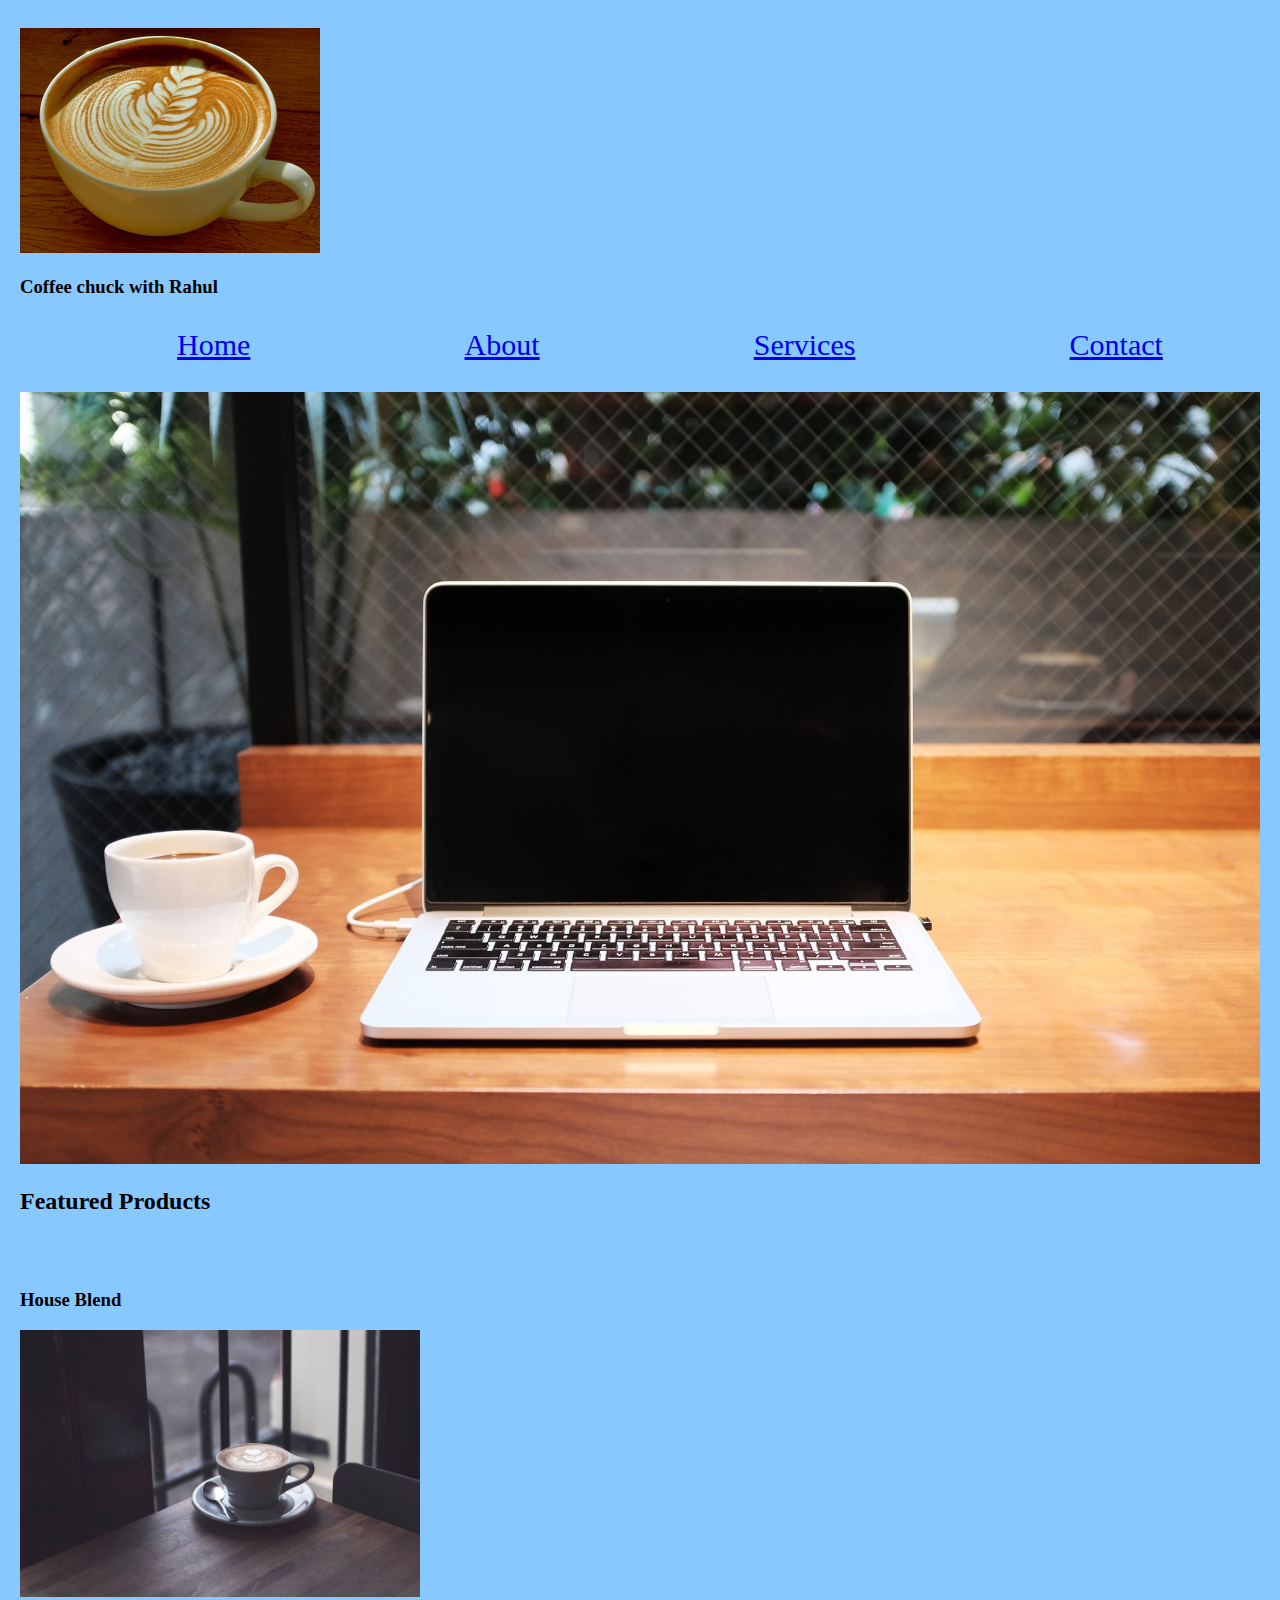
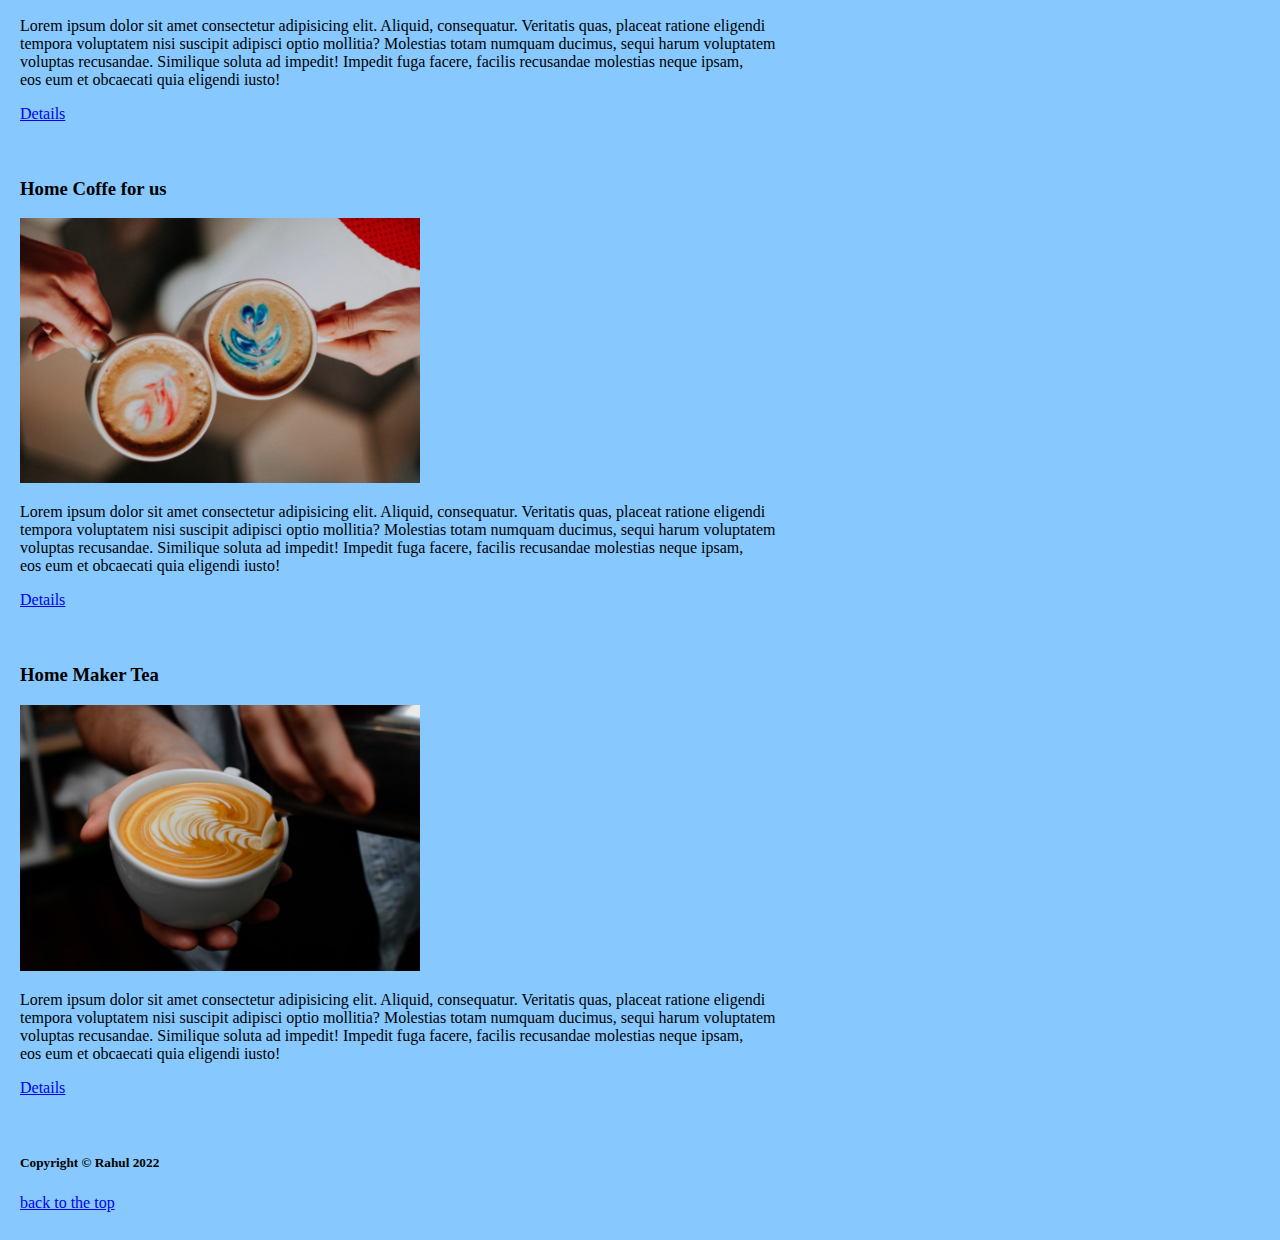
<file: Coffee-Shop-Project/index.html>
<!DOCTYPE html>
<html lang="en">
<head>
    <meta charset="UTF-8">
    <meta http-equiv="X-UA-Compatible" content="IE=edge">
    <meta name="viewport" content="width=device-width, initial-scale=1.0">
    <title>Coffee chuck</title>
    <link rel="stylesheet" href="style.css">
</head>
<body>
    <!-- <center><h1> <font color="Green"> Coffee Chuck by Srinath </font></h1></center>   -->
    <img id="top" src="./images/cofee_logo.jpeg" alt="cofee_logo is missing" width="300">
    <h3>Coffee chuck with Rahul</h3>
    <ul id="table">
        <li><a href="./index.html" >Home</a></li>
        <li><a href="./About.html">About</a></li>
        <li><a href="./services.html">Services</a></li>
        <li><a href="./contact.html">contact</a></li>
    </ul>
    <img src="./images/cofee_background.jpeg" alt="img is missing" width="100%">
    <h2>Featured Products</h2><br><br>
    <h3>House Blend</h3>
    <img src="./images/cofee_img-1.jpeg" alt="" width="400">
    <p>Lorem ipsum dolor sit amet consectetur adipisicing elit. Aliquid, consequatur. Veritatis quas, placeat ratione eligendi <br/> tempora voluptatem nisi suscipit adipisci optio mollitia? Molestias totam numquam ducimus, sequi harum voluptatem <br/> voluptas recusandae. Similique soluta ad impedit! Impedit fuga facere, facilis recusandae molestias neque ipsam, <br/> eos eum et obcaecati quia eligendi iusto!</p>
    <a href="https://www.youtube.com/" target="_blank"> Details</a> <br/><br/><br/>
    <h3>Home Coffe for us</h3>
    <img src="./images/cofee_img-2.jpeg" alt="" width="400">
    <p>Lorem ipsum dolor sit amet consectetur adipisicing elit. Aliquid, consequatur. Veritatis quas, placeat ratione eligendi <br/> tempora voluptatem nisi suscipit adipisci optio mollitia? Molestias totam numquam ducimus, sequi harum voluptatem <br/> voluptas recusandae. Similique soluta ad impedit! Impedit fuga facere, facilis recusandae molestias neque ipsam, <br/> eos eum et obcaecati quia eligendi iusto!</p>
    <a href="https://www.youtube.com/" target="_blank"> Details</a> <br/><br/><br/>
    <h3>Home Maker Tea</h3>
    <img src="./images/cofee_img-3.jpeg" alt="" width="400">
    <p>Lorem ipsum dolor sit amet consectetur adipisicing elit. Aliquid, consequatur. Veritatis quas, placeat ratione eligendi <br/> tempora voluptatem nisi suscipit adipisci optio mollitia? Molestias totam numquam ducimus, sequi harum voluptatem <br/> voluptas recusandae. Similique soluta ad impedit! Impedit fuga facere, facilis recusandae molestias neque ipsam, <br/> eos eum et obcaecati quia eligendi iusto!</p>
    <a href="https://www.youtube.com/" target="_blank"> Details</a> <br/><br/><br/>

    <h5>Copyright &copy; Rahul 2022</h5>
    <a href="#top">back to the top</a>

</body>
</html>
</file>
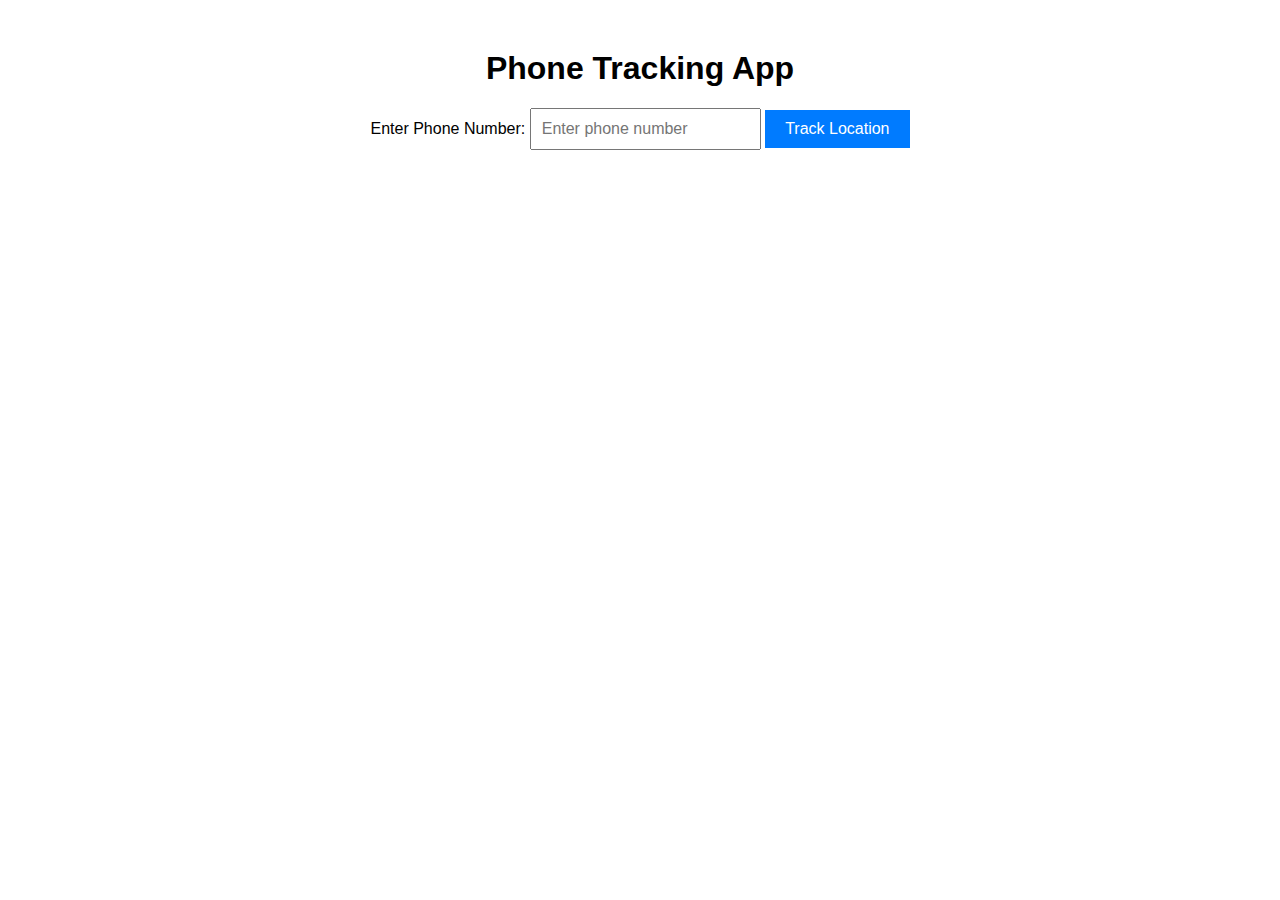
<file: PhoneTracking Project/index.html>
<!DOCTYPE html>
<html lang="en">
<head>
<meta charset="UTF-8">
<meta name="viewport" content="width=device-width, initial-scale=1.0">
<title>Phone Tracking App</title>
<link rel="stylesheet" href="styles.css">
</head>
<body>
<div class="container">
    <h1>Phone Tracking App</h1>
    <label for="phoneNumber">Enter Phone Number:</label>
    <input type="text" id="phoneNumber" placeholder="Enter phone number">
    <button onclick="trackLocation()">Track Location</button>
    <div id="result"></div>
</div>
<script src="script.js"></script>
</body>
</html>
</file>
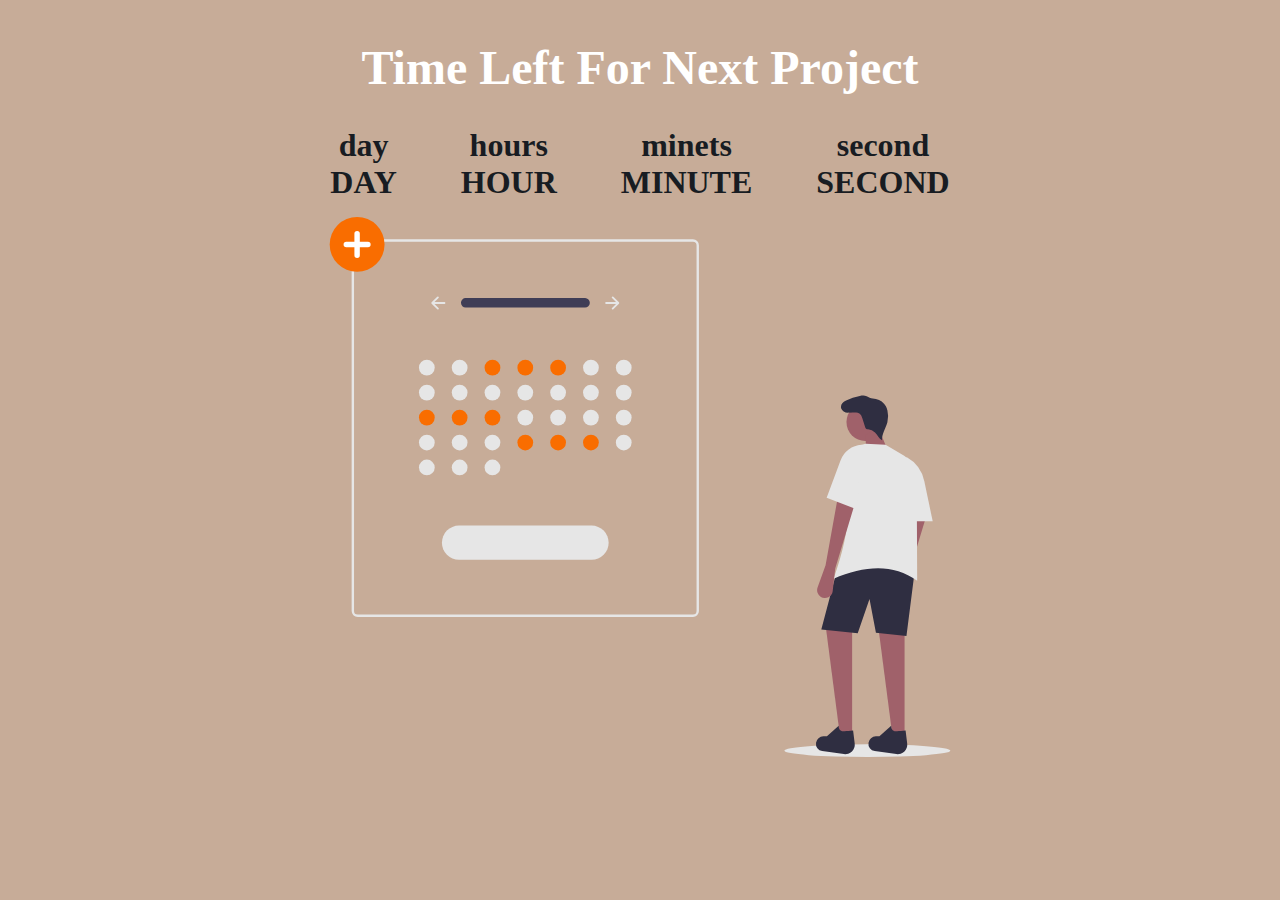
<file: project time managment/index.html>
<!DOCTYPE html>
<html lang="en">
<head>
    <meta charset="UTF-8">
    <meta http-equiv="X-UA-Compatible" content="IE=edge">
    <meta name="viewport" content="width=device-width, initial-scale=1.0">
    <title>Dead line</title>
    <link rel = "icon" href ="tytol.svg" type = "image/x-icon">
    <link rel="stylesheet" href="style.css">
</head>
<body>
    <section>
            <div>
                <h1>Time left for Next Project</h1>
            </div>
            <div class="main-time">
            <div>
                <h3 class="day">day</h3>
                <h3>DAY</h3>

            </div>
            <div>
                <h3 class="hours">hours</h3>
                <h3>HOUR</h3>

            </div>
            <div>
                <h3 class="minets">minets</h3>
                <h3>MINUTE</h3>

            </div>
            <div>
                <h3 class="second">second</h3>
                <h3>SECOND</h3>

            </div>
        </div>
            <figure>
                <img src="main2.svg" alt="main image">
            </figure>
    </section>
    <script src="app.js"></script>
</body>
</html>
</file>
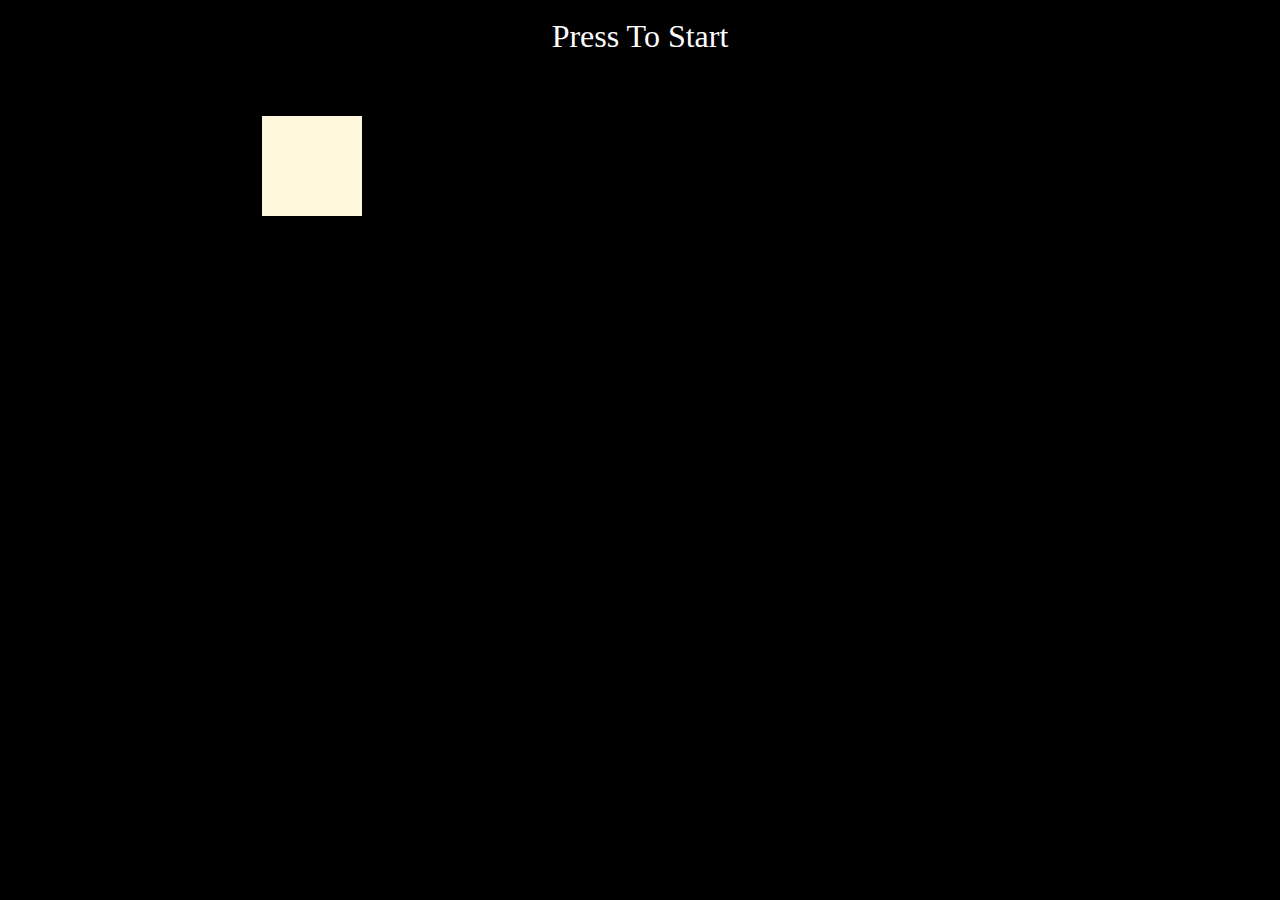
<file: Shape Clicker Game/index.html>
<html lang="en">
  <head>
    <meta charset="UTF-8" />
    <meta http-equiv="X-UA-Compatible" content="IE=edge" />
    <meta name="viewport" content="width=device-width, initial-scale=`" />
    <title>Shape Clicker Game</title>
    <link rel="stylesheet" href="style.css" />
  </head>
  <body>
    <div class="output"></div>

    <script src="app.js"></script>
  </body>
</html>
</file>
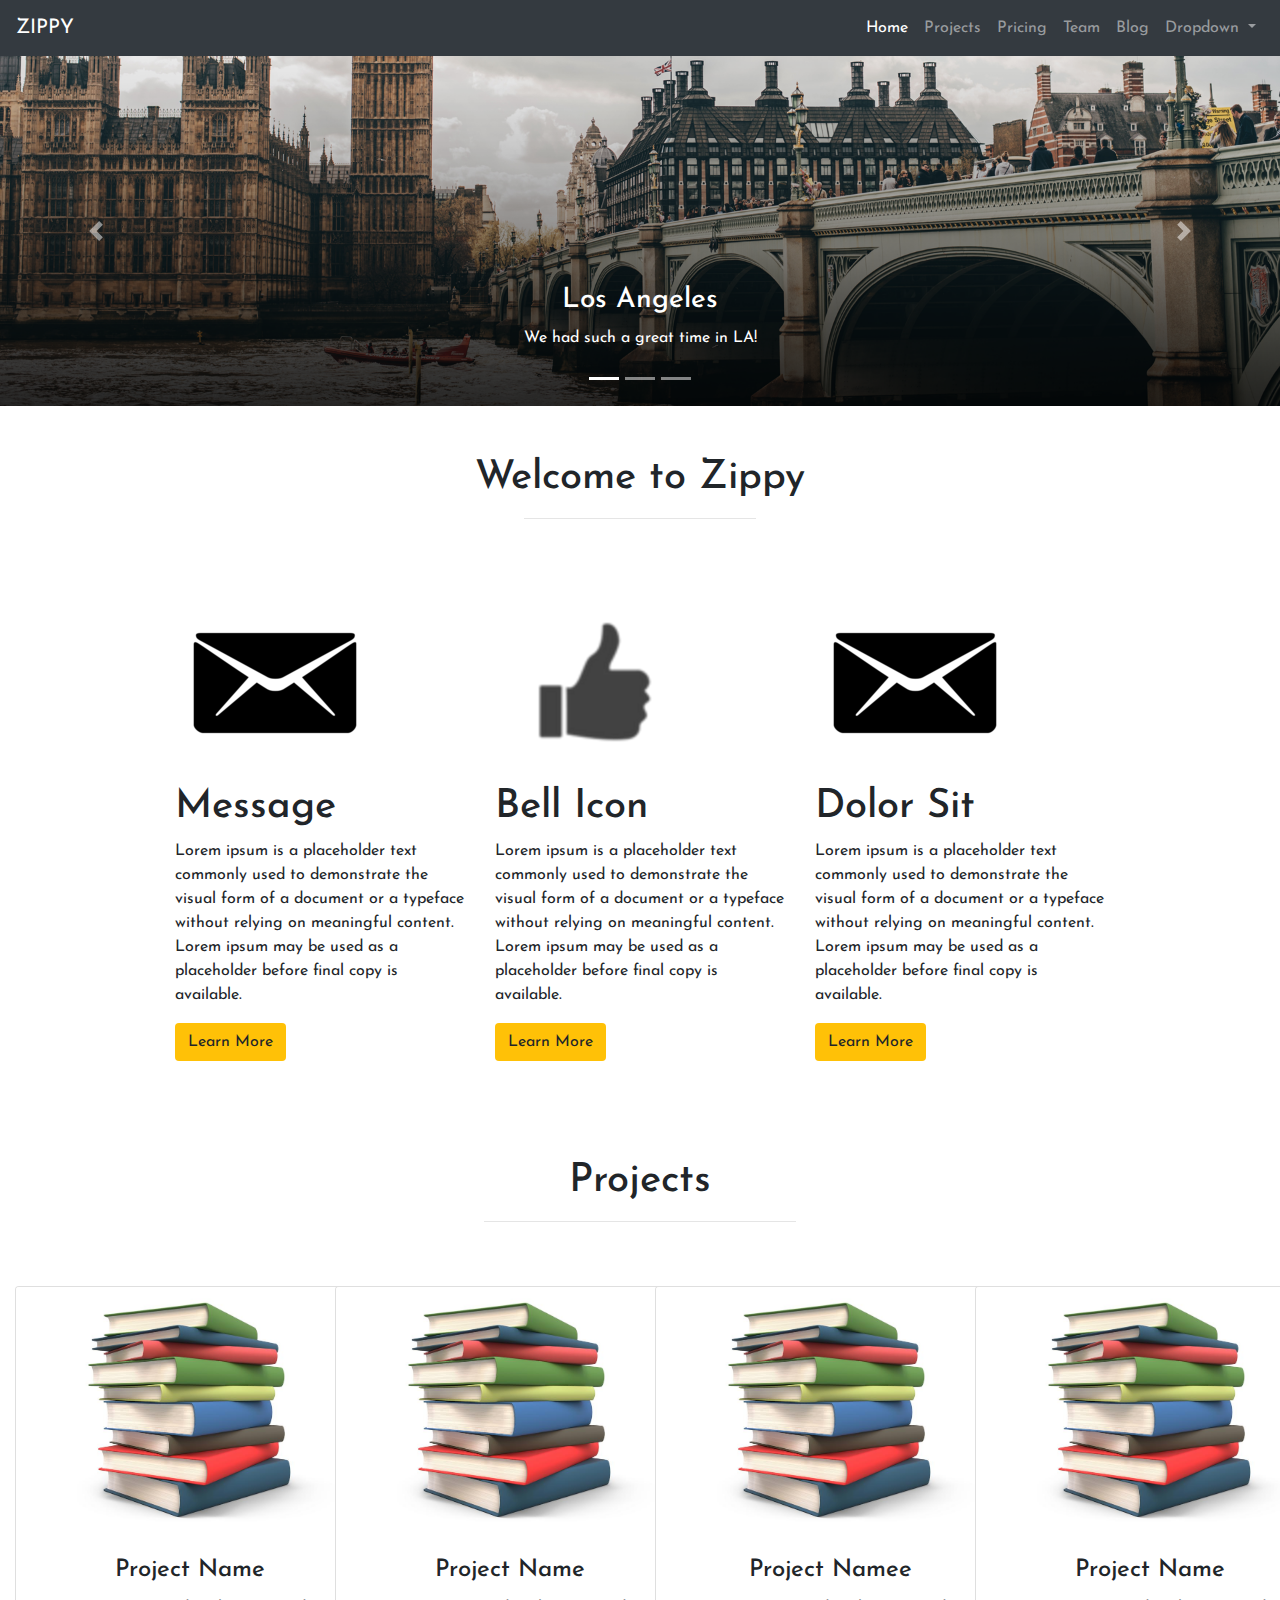
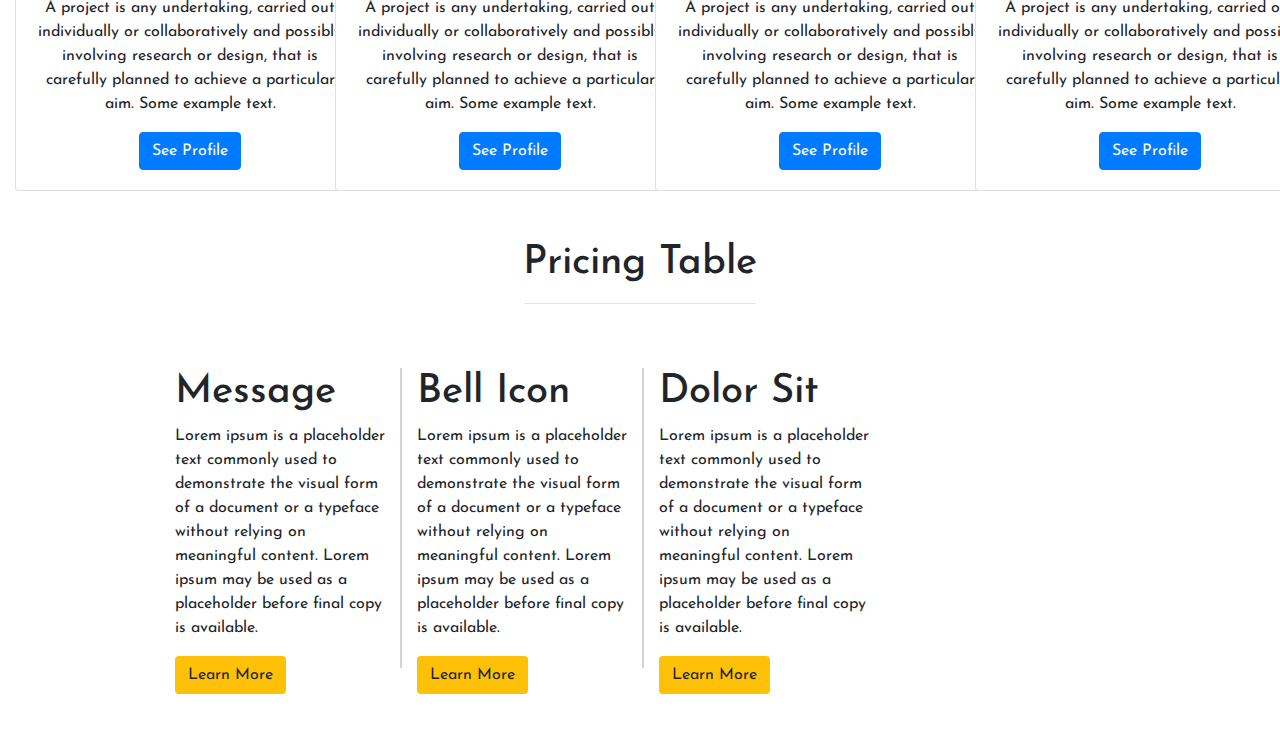
<file: Zippy Project/index.html>
<!DOCTYPE html>
<html lang="en">
  <head>
    <meta charset="utf-8" />
    <meta name="viewport" content="width=device-width, initial-scale=1" />
  <link rel="stylesheet" href="https://maxcdn.bootstrapcdn.com/bootstrap/4.5.2/css/bootstrap.min.css">
    <link href="https://fonts.googleapis.com/css2?family=Josefin+Sans&display=swap" rel="stylesheet">

  
    
  <style>
      .vl {
      border-left: 2px solid lightgrey;
      height: 300px;
      
      }

*{
  margin: 0; padding: 0; font-family: 'Josefin Sans', sans-serif;
}
    .carousel-inner img {
      width: 100%;
      height: 100%;
    }
    </style>

  </head>
  <body>
    <!--navbar-->
    <header>
      <nav class="navbar navbar-expand-lg navbar-dark bg-dark">
        <a class="navbar-brand" href="#">ZIPPY</a>
        <button class="navbar-toggler" type="button" data-toggle="collapse" data-target="#navbarSupportedContent" aria-controls="navbarSupportedContent" aria-expanded="false" aria-label="Toggle navigation">
          <span class="navbar-toggler-icon"></span>
        </button>
      
        <div class="collapse navbar-collapse" id="navbarSupportedContent">
          <ul class="navbar-nav ml-auto">
            <li class="nav-item active">
              <a class="nav-link" href="#">Home <span class="sr-only">(current)</span></a>
            </li>
            <li class="nav-item">
              <a class="nav-link" href="#">Projects</a></li>
              <li class="nav-item ">
              <a class="nav-link" href="#">Pricing</a></li>
              <li class="nav-item ">
              <a class="nav-link" href="#">Team</a></li>
              <li class="nav-item ">
              <a class="nav-link" href="#">Blog</a>
            </li>
            <li class="nav-item dropdown">
              <a class="nav-link dropdown-toggle" href="#" id="navbarDropdown" role="button" data-toggle="dropdown" aria-haspopup="true" aria-expanded="false">
                Dropdown
              </a>
              <div class="dropdown-menu" aria-labelledby="navbarDropdown">
                <a class="dropdown-item" href="#">Action</a>
                <a class="dropdown-item" href="#">Another action</a>
                <div class="dropdown-divider"></div>
                <a class="dropdown-item" href="#">Something else here</a>
              </div>
            </li>
           </ul>
        </div>
      </nav>

            <!--imagepart-->
      <div id="demo" class="carousel slide" data-ride="carousel">
        <ul class="carousel-indicators">
          <li data-target="#demo" data-slide-to="0" class="active"></li>
          <li data-target="#demo" data-slide-to="1"></li>
          <li data-target="#demo" data-slide-to="2"></li>
        </ul>
        <div class="carousel-inner">
          <div class="carousel-item active">
            <img src="images/a1.jpg" alt="Los Angeles" width="1100" height="500">
            <div class="carousel-caption">
              <h3>Los Angeles</h3>
              <p>We had such a great time in LA!</p>
            </div>   
          </div>
          <div class="carousel-item">
            <img src="images/a1.jpg" alt="Chicago" width="1100" height="500">
            <div class="carousel-caption">
              <h3>Chicago</h3>
              <p>Thank you, Chicago!</p>
            </div>   
          </div>
          <div class="carousel-item">
            <img src="images/a1.jpg" alt="New York" width="1100" height="500">
            <div class="carousel-caption">
              <h3>New York</h3>
              <p>We love the Big Apple!</p>
            </div>   
          </div>
        </div>
        <a class="carousel-control-prev" href="#demo" data-slide="prev">
          <span class="carousel-control-prev-icon"></span>
        </a>
        <a class="carousel-control-next" href="#demo" data-slide="next">
          <span class="carousel-control-next-icon"></span>
        </a>
      </div>
      
 </header>

                     <!--section-->      
 <section>
<div class="container-fluid w-75">
  <h1 class="text-center pt-5">Welcome to Zippy</h1>
  <hr class=" w-25 mx-auto pt-5">

<div class="row mb-5 " >
  <div class="col-lg-4 col-md-4 col-12" > 
    <img src="images/b2.jpg" class="img-fluid ">
    <h1>Message</h1>
    <p> Lorem ipsum is a placeholder text commonly used to demonstrate the visual 
      form of a document or a typeface without relying on meaningful content. 
      Lorem ipsum may be used as a placeholder before final copy is available.
    </p>
    <button class="btn  bg-warning">Learn More</button>
  </div>

  <div class="col-lg-4 col-md-4 col-12 ">
    <img src="images/a8.jpg" class="img-fluid ">
    <h1>Bell Icon</h1>
    <p> Lorem ipsum is a placeholder text commonly used to demonstrate the visual 
      form of a document or a typeface without relying on meaningful content. 
      Lorem ipsum may be used as a placeholder before final copy is available.
    </p>  
    <button class="btn  bg-warning">Learn More</button>
  </div>

  <div class="col-lg-4 col-md-4 col-12 ">
     <img  class="img-fluid   " src="images/b2.jpg">  
    <h1>Dolor Sit</h1>
    <p> Lorem ipsum is a placeholder text commonly used to demonstrate the visual 
      form of a document or a typeface without relying on meaningful content. 
      Lorem ipsum may be used as a placeholder before final copy is available.
    </p>
    <button class="btn bg-warning ">Learn More</button>
   </div>
 
</div>
</div>
 </section>

  <!--section-->    
 <section>
  <div class="container-fluid">
    <h1 class="text-center pt-5">Projects</h1>
   <hr class=" w-25 mx-auto pt-5">
                     
  
 
  <div class="row text-center">
    <div class ="col-lg-3 col-md-3 col-12" >
      <div class="card" style="width:350px">
        <img class="card-img-top" src="images/c3.jpg" alt="Card image">
        <div class="card-body ">
          <h4 class="card-title">Project Name</h4>
          <p class="card-text"> A project is any undertaking, carried out individually or collaboratively 
            and possibly involving research or design, that is carefully planned to 
            achieve a particular aim. Some example text.</p>
          <a href="#" class="btn btn-primary">See Profile</a>
        </div>
      </div>
      
    </div>

    <div class ="col-lg-3 col-md-3 col-12" >
      <div class="card" style="width:350px">
        <img class="card-img-top" src="images/c3.jpg" alt="Card image">
        <div class="card-body ">
          <h4 class="card-title">Project Name</h4>
          <p class="card-text"> A project is any undertaking, carried out individually or collaboratively 
            and possibly involving research or design, that is carefully planned to 
            achieve a particular aim. Some example text.</p>
          <a href="#" class="btn btn-primary">See Profile</a>
        </div>
      </div>
      
    </div>

    <div class ="col-lg-3 col-md-3 col-12" >
      <div class="card" style="width:350px">
        <img class="card-img-top" src="images/c3.jpg" alt="Card image">
        <div class="card-body ">
          <h4 class="card-title">Project Namee</h4>
          <p class="card-text"> A project is any undertaking, carried out individually or collaboratively 
            and possibly involving research or design, that is carefully planned to 
            achieve a particular aim. Some example text.</p>
          <a href="#" class="btn btn-primary">See Profile</a>
        </div>
      </div>
      
    </div>

    <div class ="col-lg-3 col-md-3 col-12" >
      <div class="card" style="width:350px">
        <img class="card-img-top" src="images/c3.jpg" alt="Card image">
        <div class="card-body ">
          <h4 class="card-title">Project Name</h4>
          <p class="card-text"> A project is any undertaking, carried out individually or collaboratively 
            and possibly involving research or design, that is carefully planned to 
            achieve a particular aim. Some example text.</p>
          <a href="#" class="btn btn-primary">See Profile</a>
        </div>
      </div>
      
    </div>
  </div>

</section>


<section>
  <div class="container-fluid  w-75    ">
    <h1 class="text-center pt-5">Pricing Table</h1>
   <hr class=" w-25 mx-auto pt-5">


   <div class="row mb-5 pl-25" >
    <div class="col-lg-3 col-md-3 col-12" > 
      
      <h1>Message</h1>
      <p> Lorem ipsum is a placeholder text commonly used to demonstrate the visual 
        form of a document or a typeface without relying on meaningful content. 
        Lorem ipsum may be used as a placeholder before final copy is available.
      </p>
      <button class="btn  bg-warning">Learn More</button>
      
    </div>
    <div class="vl"></div>
  
    <div class="col-lg-3 col-md-3 col-12 ">
      
      <h1>Bell Icon</h1>
      <p> Lorem ipsum is a placeholder text commonly used to demonstrate the visual 
        form of a document or a typeface without relying on meaningful content. 
        Lorem ipsum may be used as a placeholder before final copy is available.
      </p>  
      <button class="btn  bg-warning">Learn More</button>
    </div>
    <div class="vl"></div>
  
    <div class="col-lg-3 col-md-3 col-12 ">
    
      <h1>Dolor Sit</h1>
      <p> Lorem ipsum is a placeholder text commonly used to demonstrate the visual 
        form of a document or a typeface without relying on meaningful content. 
        Lorem ipsum may be used as a placeholder before final copy is available.
      </p>
      <button class="btn bg-warning ">Learn More</button>
     </div>
   
  </div>
  </div>
                     








   <div id="root"></div>
    <script src="https://ajax.googleapis.com/ajax/libs/jquery/3.5.1/jquery.min.js"></script>
    <script src="https://cdnjs.cloudflare.com/ajax/libs/popper.js/1.16.0/umd/popper.min.js"></script>
    <script src="https://maxcdn.bootstrapcdn.com/bootstrap/4.5.2/js/bootstrap.min.js"></script>
  </body>
</html>
</file>
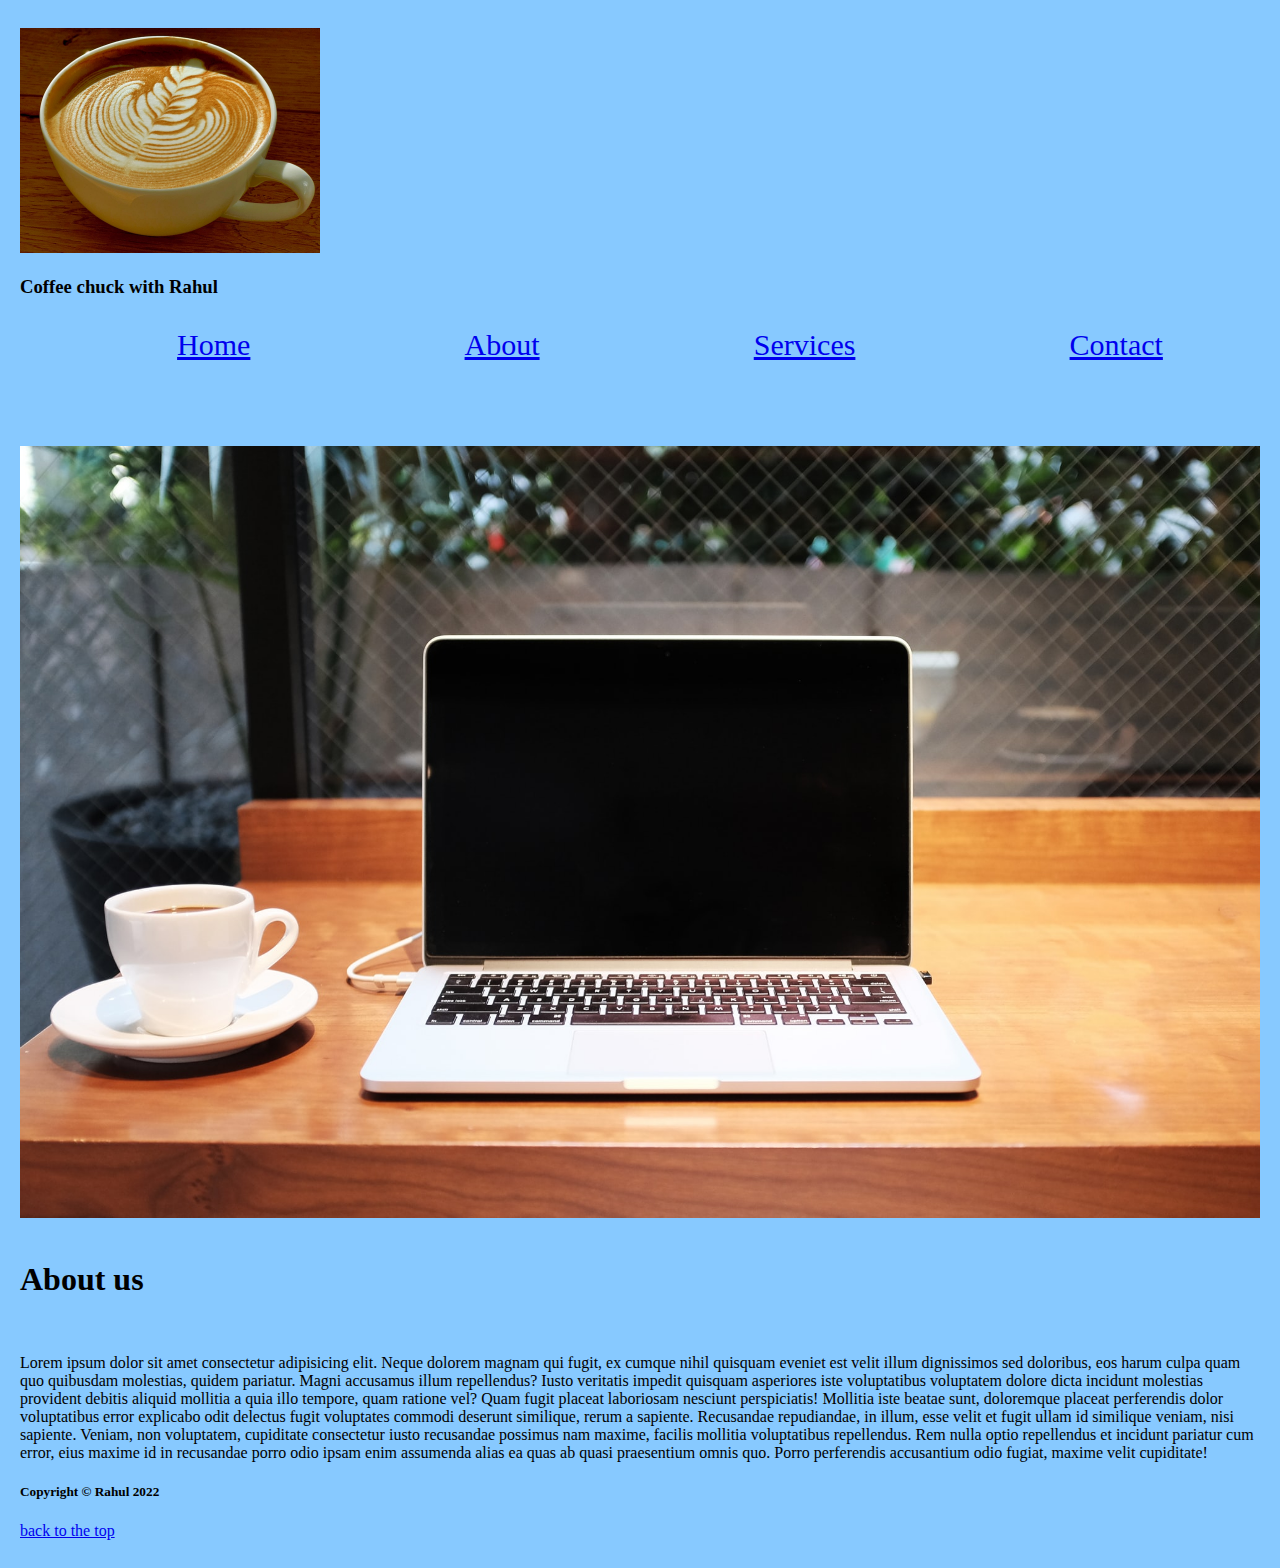
<file: Coffee-Shop-Project/about.html>
<!DOCTYPE html>
<html lang="en">
<head>
    <meta charset="UTF-8">
    <meta http-equiv="X-UA-Compatible" content="IE=edge">
    <meta name="viewport" content="width=device-width, initial-scale=1.0">
    <title>About</title><link rel="stylesheet" href="style.css">
</head>
<body>

    <img id="top" src="./images/cofee_logo.jpeg" alt="cofee_logo is missing" width="300">
    <h3>Coffee chuck with Rahul</h3>
    <ul id="table">
        <li> <a href="./index.html" >Home</a> </li>
        <li><a href="./About.html">About</a></li>
        <li><a href="./services.html">Services</a>  </li>
        <li><a href="./contact.html">contact</a></li>
    </ul>
    <br/> <br/> <br/>
    <img src="./images/cofee_background.jpeg" alt="Coffee image is missing" width="100%"> <br/><br/>
    <h1>About us</h1> <br/>
    <p>Lorem ipsum dolor sit amet consectetur adipisicing elit. Neque dolorem magnam qui fugit, ex cumque nihil quisquam eveniet est velit illum dignissimos sed doloribus, eos harum culpa quam quo quibusdam molestias, quidem pariatur. Magni accusamus illum repellendus? Iusto veritatis impedit quisquam asperiores iste voluptatibus voluptatem dolore dicta incidunt molestias provident debitis aliquid mollitia a quia illo tempore, quam ratione vel? Quam fugit placeat laboriosam nesciunt perspiciatis! Mollitia iste beatae sunt, doloremque placeat perferendis dolor voluptatibus error explicabo odit delectus fugit voluptates commodi deserunt similique, rerum a sapiente. Recusandae repudiandae, in illum, esse velit et fugit ullam id similique veniam, nisi sapiente. Veniam, non voluptatem, cupiditate consectetur iusto recusandae possimus nam maxime, facilis mollitia voluptatibus repellendus. Rem nulla optio repellendus et incidunt pariatur cum error, eius maxime id in recusandae porro odio ipsam enim assumenda alias ea quas ab quasi praesentium omnis quo. Porro perferendis accusantium odio fugiat, maxime velit cupiditate!</p>

     <h5>Copyright &copy; Rahul 2022 </h5>
     <a href="#top">back to the top</a>
    
</body>
</html>
</file>
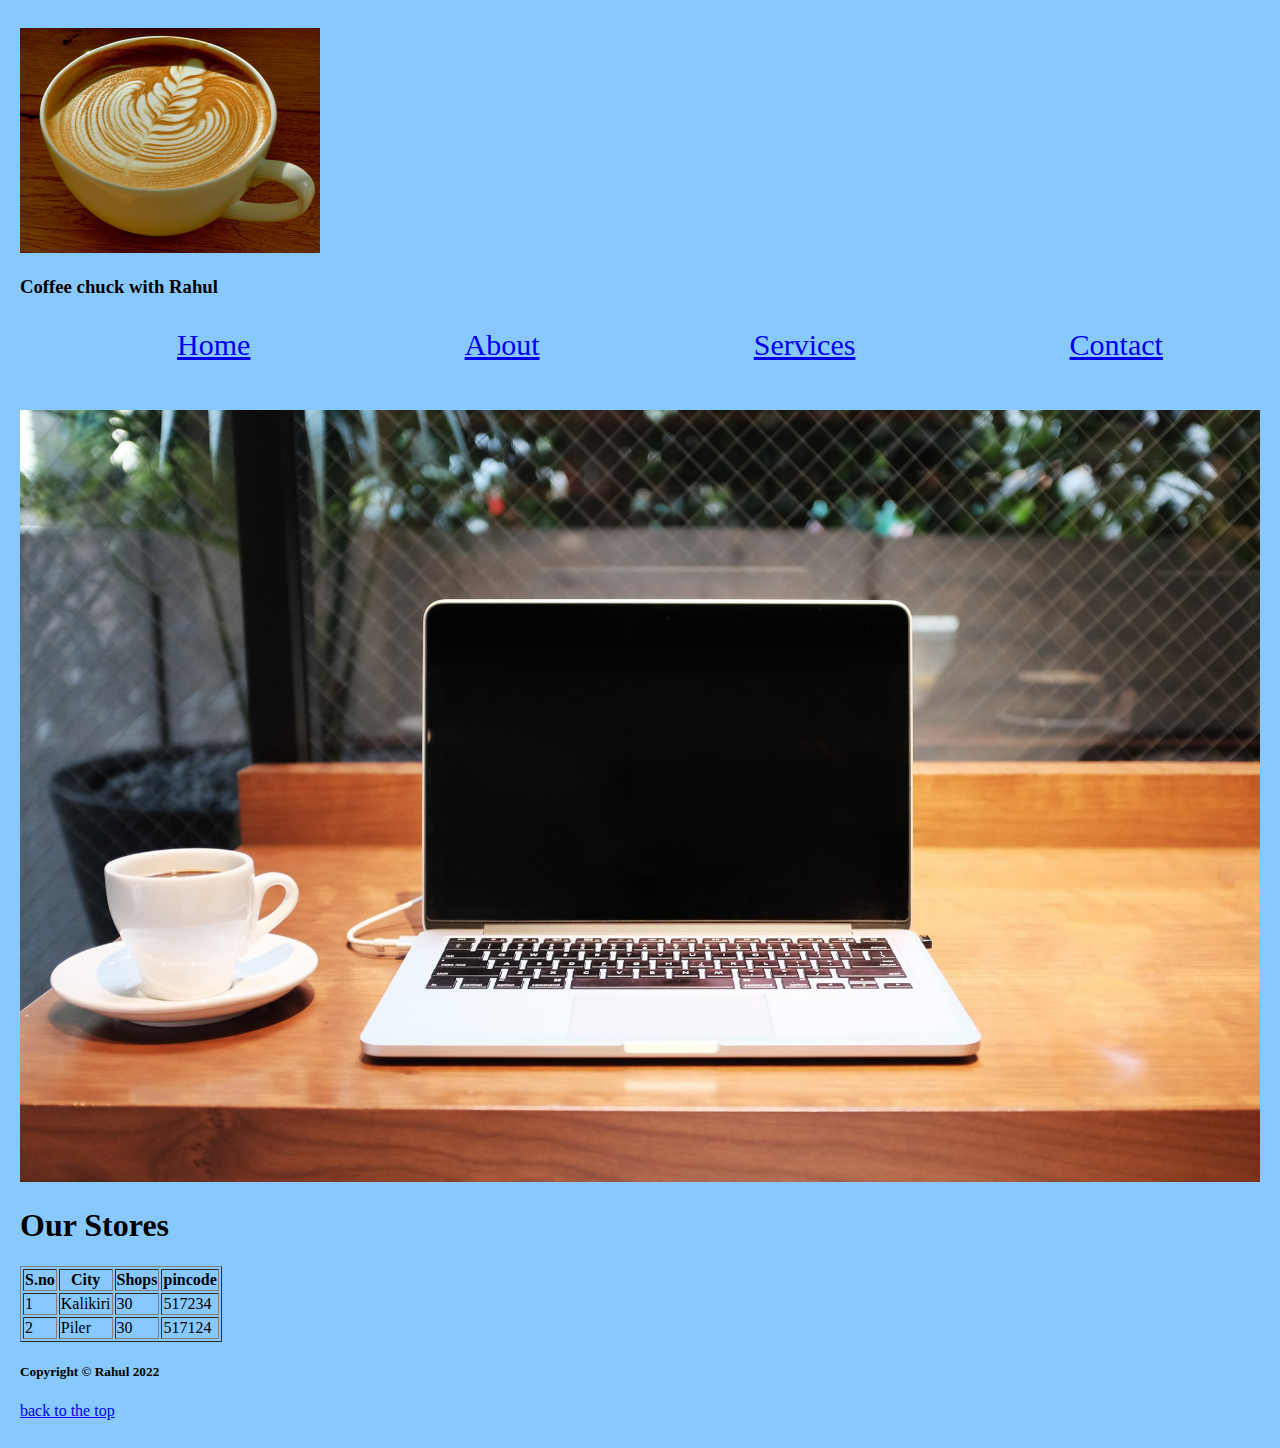
<file: Coffee-Shop-Project/contact.html>
<!DOCTYPE html>
<html lang="en">
<head>
    <meta charset="UTF-8">
    <meta http-equiv="X-UA-Compatible" content="IE=edge">
    <meta name="viewport" content="width=device-width, initial-scale=1.0">
    <title>Services</title>
    <link rel="stylesheet" href="style.css">
</head>
<body>
    <img id="top" src="./images/cofee_logo.jpeg" alt="cofee_logo is missing" width="300">
    <h3>Coffee chuck with Rahul</h3>
    <ul id="table">
        <li><a href="./index.html" >Home</a> </li>
        <li><a href="./About.html">About</a></li>
        <li><a href="./services.html">Services</a>  </li>
        <li><a href="./contact.html">contact</a></li>
    </ul> <br/>
    <img src="./images/cofee_background.jpeg" alt="" width="100%">
    <h1>Our Stores</h1>
    <table border="1" >
        <tr><th>S.no</th> <th>City</th> <th>Shops</th> <th>pincode</th></tr>
        <tr><td>1</td><td>Kalikiri</td><td>30</td><td>517234</td></tr>
        <tr><td>2</td><td>Piler</td> <td>30</td><td>517124</td></tr>
    </table>
    <h5>Copyright &copy; Rahul 2022</h5>
    <a href="#top">back to the top</a>
</body>
</html>
</file>
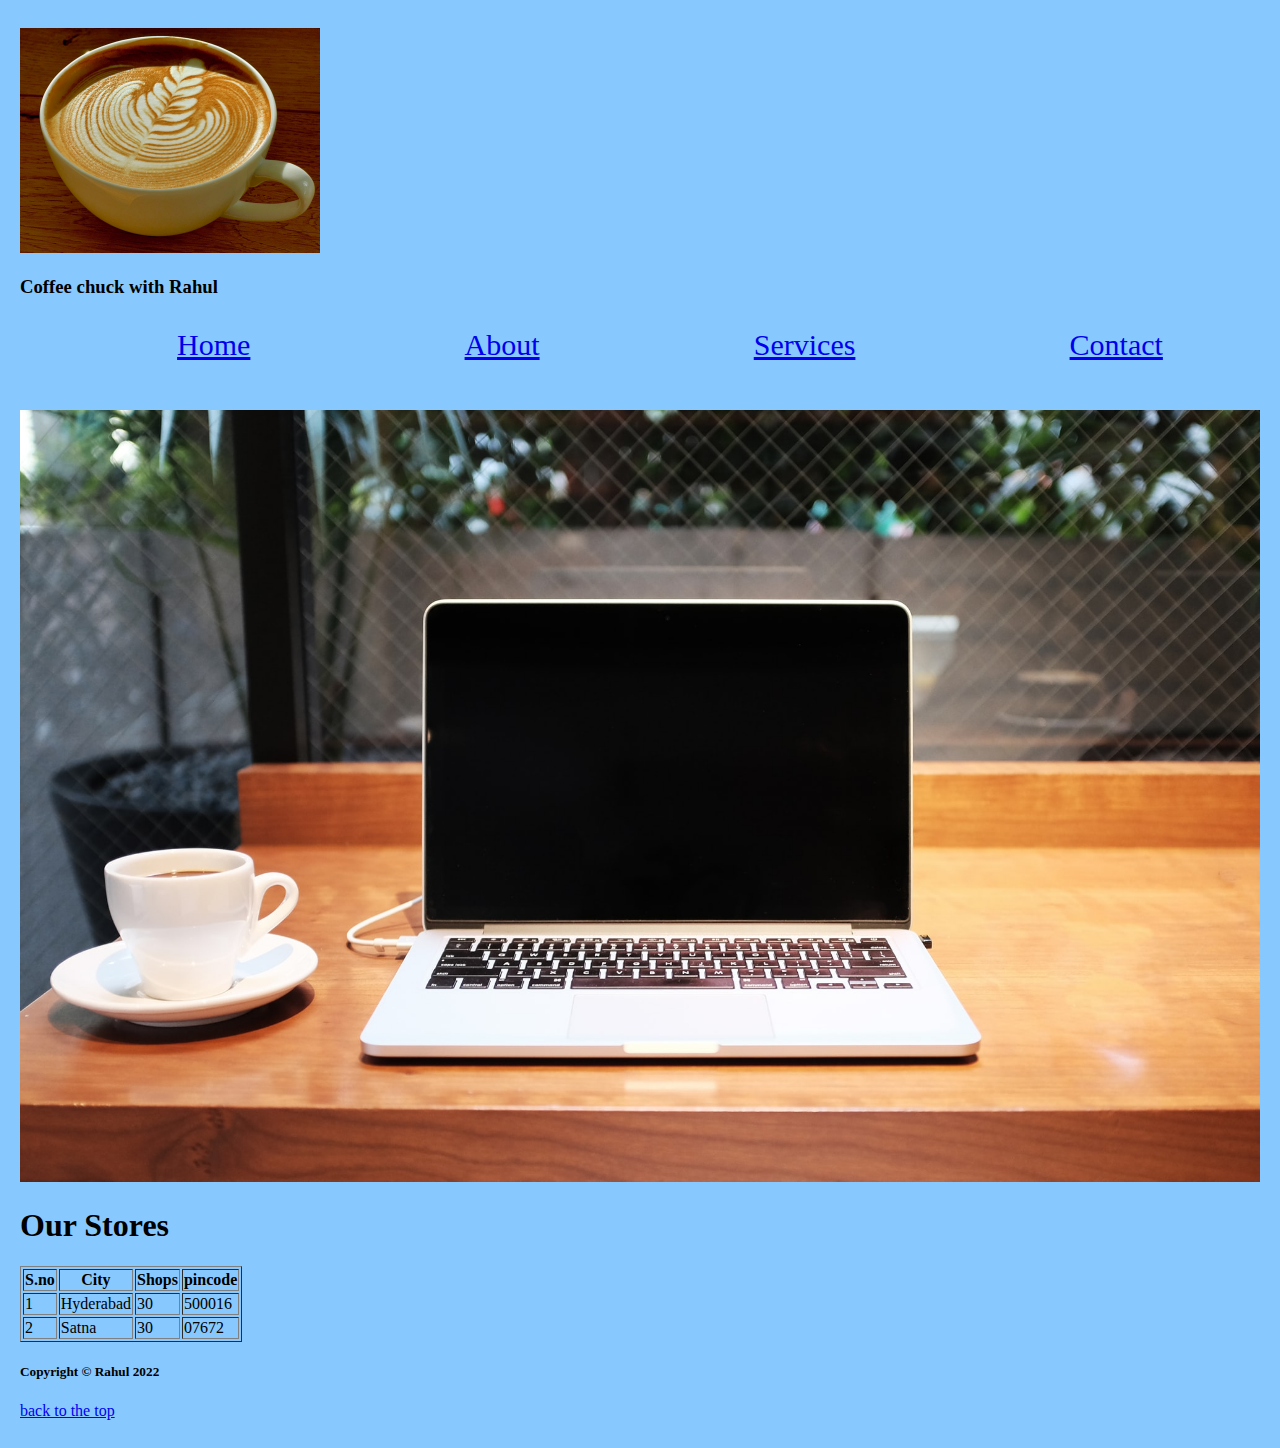
<file: Coffee-Shop-Project/service.html>
<!DOCTYPE html>
<html lang="en">
<head>
    <meta charset="UTF-8">
    <meta http-equiv="X-UA-Compatible" content="IE=edge">
    <meta name="viewport" content="width=device-width, initial-scale=1.0">
    <title>Services</title>
    <link rel="stylesheet" href="style.css">
</head>
<body>
    <img id="top" src="./images/cofee_logo.jpeg" alt="cofee_logo is missing" width="300">
    <h3>Coffee chuck with Rahul</h3>
    <ul id="table">
        <li><a href="./index.html" >Home</a> </li>
        <li><a href="./About.html">About</a></li>
        <li><a href="./service.html">Services</a>  </li>
        <li><a href="./contact.html">contact</a></li>
    </ul> <br/>
    <img src="./images/cofee_background.jpeg" alt="" width="100%">
    <h1>Our Stores</h1>
    <table border="1" >
        <tr><th>S.no</th> <th>City</th> <th>Shops</th> <th>pincode</th></tr>
        <tr><td>1</td><td>Hyderabad</td><td>30</td><td>500016</td></tr>
        <tr><td>2</td><td>Satna</td> <td>30</td><td>07672</td></tr>
    </table>
    <h5>Copyright &copy; Rahul 2022</h5>
    <a href="#top">back to the top</a>
</body>
</html>
</file>
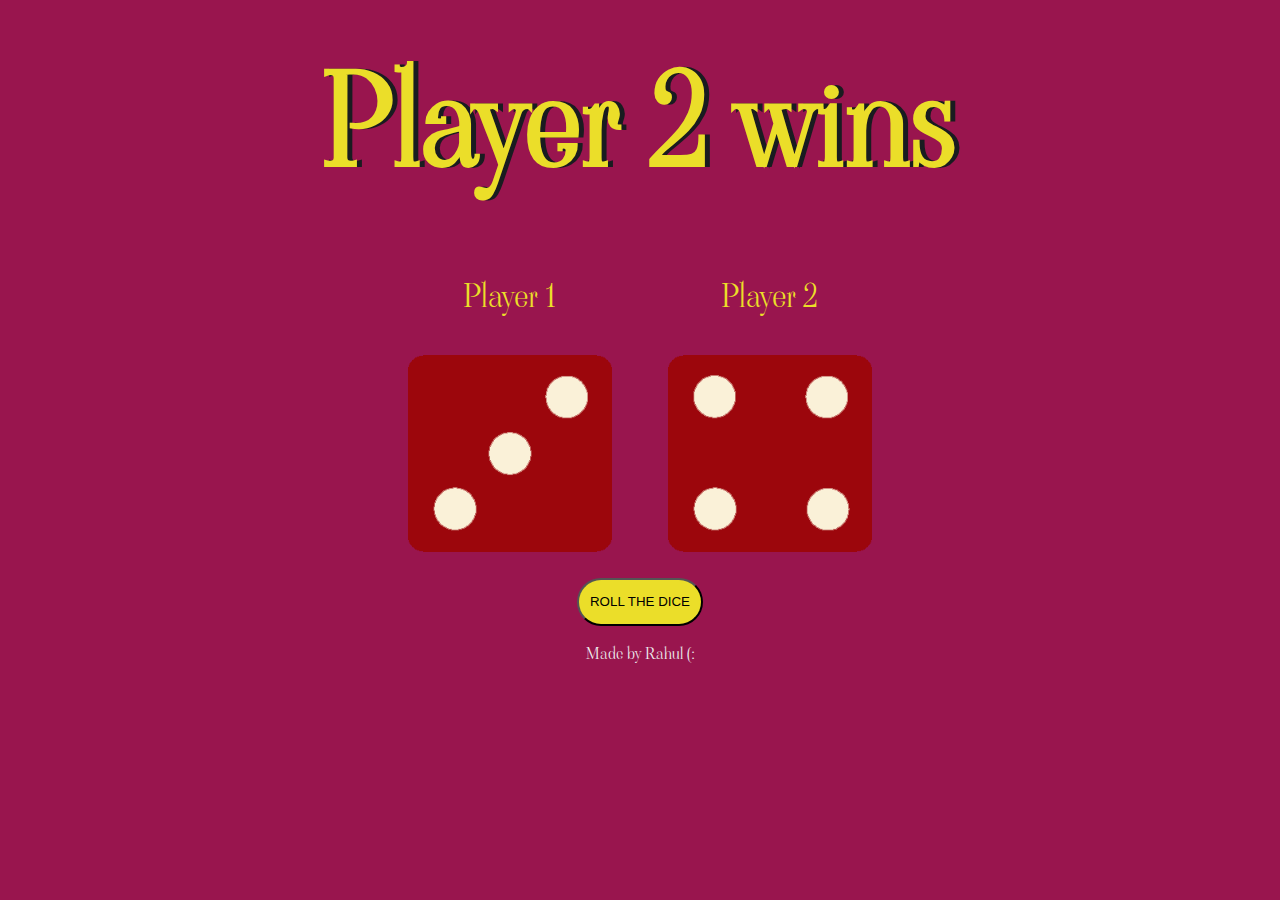
<file: Dicee Game/dicee.html>
<!DOCTYPE html>
<html lang="en" dir="ltr">
  <head>
    <meta charset="utf-8">
    <title>Dicee</title>
    <link rel="stylesheet" href="styles.css">
    <link rel = "icon" href ="images/di.png" type = "image/x-icon">
  </head>
  <body>
    <div class="container">
      <h1>Refresh Me</h1>

      <div class="dice">
        <p>Player 1</p>
        <img class="img1 image360" src="images/dice6.png">
      </div>
      
      <div class="dice">
        <p>Player 2</p>
        <img class="img2 image360" src="images/dice6.png">
      </div>

    </div>
    <button type="submit" onClick="refreshPage()">roll the dice</button>
<script src="main.js"></script>
  </body>
  <footer>
   Made by Rahul (: 
  </footer>
</html>
</file>
<file: Coffee-Shop-Project/style.css>
#table{
    list-style: none;
    text-transform: capitalize;
    display: flex;
    text-indent: 20px;
    font-size: 30px;
    justify-content: space-around;
    color: aliceblue;
    text-decoration: none;

    
}
body{
    max-width: 1250px;
    margin-left: auto;
    margin-right: auto;
    background: #87c9ff;
    padding: 20px;
}
#table ul li:hover{
    text-shadow: 0px 0px 10px rgb(153, 51, 88);
    transform: translateY(1px);
}
</file>
<file: PhoneTracking Project/styles.css>
body {
    font-family: Arial, sans-serif;
    margin: 0;
    padding: 0;
}

.container {
    max-width: 800px;
    margin: 50px auto;
    text-align: center;
}

input {
    padding: 10px;
    font-size: 16px;
    margin-bottom: 10px;
}

button {
    padding: 10px 20px;
    font-size: 16px;
    background-color: #007bff;
    color: #fff;
    border: none;
    cursor: pointer;
}

button:hover {
    background-color: #0056b3;
}
</file>
<file: project time managment/style.css>
*{
    padding: 0;
    box-sizing: border-box;
}

body{
    background-color: #c7ac98;
}
section{
    display: flex;
    align-items: center;
    justify-content: center;
    flex-direction: column;
}
h1{
    font-size: 3rem;
    color: #ffffff;
    text-transform: capitalize;
}
figure img{
    width: 60vw;
    height: 60vh;
}
.main-time {
    display: flex;
    text-align: center;
    flex-direction: row;
}
.main-time h3 {
    color: #181c22;
    font-size: 2rem;
    margin:0 2rem 0 2rem ;
}
</file>
<file: Shape Clicker Game/style.css>
body {
    background: black;
    color: white;
  }
  
  /* JavaScript */
  .message {
    text-align: center;
    padding: 10px;
    font-size: 2rem;
  }
  
  .box {
    width: 100px;
    height: 100px;
    position: relative;
    top: 50px;
    left: 20%;
    background-color: cornsilk;
    border: 1px solid black;
    font-size: 1.5em;
    line-height: 100px;
  }
</file>
<file: Dicee Game/styles.css>
@import url("https://fonts.googleapis.com/css2?family=Viaoda+Libre&display=swap");
body {
  background-color: #99154e;
  font-family: "Viaoda Libre", cursive;
  overflow: hidden;
}

.container {
  width: 70%;
  margin: auto;
  text-align: center;
}

.dice {
  text-align: center;
  display: inline-block;
}

h1 {
  margin: 30px;
  text-shadow: 5px 0 #191c20;
  font-size: 8rem;
  color: #ebde29;
}

p {
  font-size: 2rem;
  color: #ebde29;
}

img {
  width: 80%;
}

button {
  width: 10%;
  height: 3rem;
  margin-left: 45%;
  margin-right: 45%;
  margin-top: 1rem;
  margin-bottom: 1rem;
  outline: none;
  border-radius: 20rem;
  background-color: #ebde29;
  text-transform: uppercase;
}
footer {
  color: #eeeeee;
  text-align: center;
}

.image360 {
  -webkit-animation-name: spin;
  -webkit-animation-duration: 0.6s;
  -webkit-animation-iteration-count: 1;
  -webkit-animation-timing-function: linear;

  -moz-animation-name: spin;
  -moz-animation-duration: 0.6s;
  -moz-animation-iteration-count: 1;
  -moz-animation-timing-function: linear;

  -ms-animation-name: spin;
  -ms-animation-duration: 0.6s;
  -ms-animation-iteration-count: 1;
  -ms-animation-timing-function: linear;

  animation-name: spin;
  animation-duration: 0.6s;
  animation-iteration-count: 1;
  animation-timing-function: linear;
}

@-moz-keyframes spin {
  from {
    -moz-transform: rotate(0deg);
  }
  to {
    -moz-transform: rotate(360deg);
  }
}

@-webkit-keyframes spin {
  from {
    -webkit-transform: rotate(0deg);
  }
  to {
    -webkit-transform: rotate(360deg);
  }
}
@keyframes spin {
  from {
    transform: rotate(0deg);
  }
  to {
    transform: rotate(360deg);
  }
}
</file>
